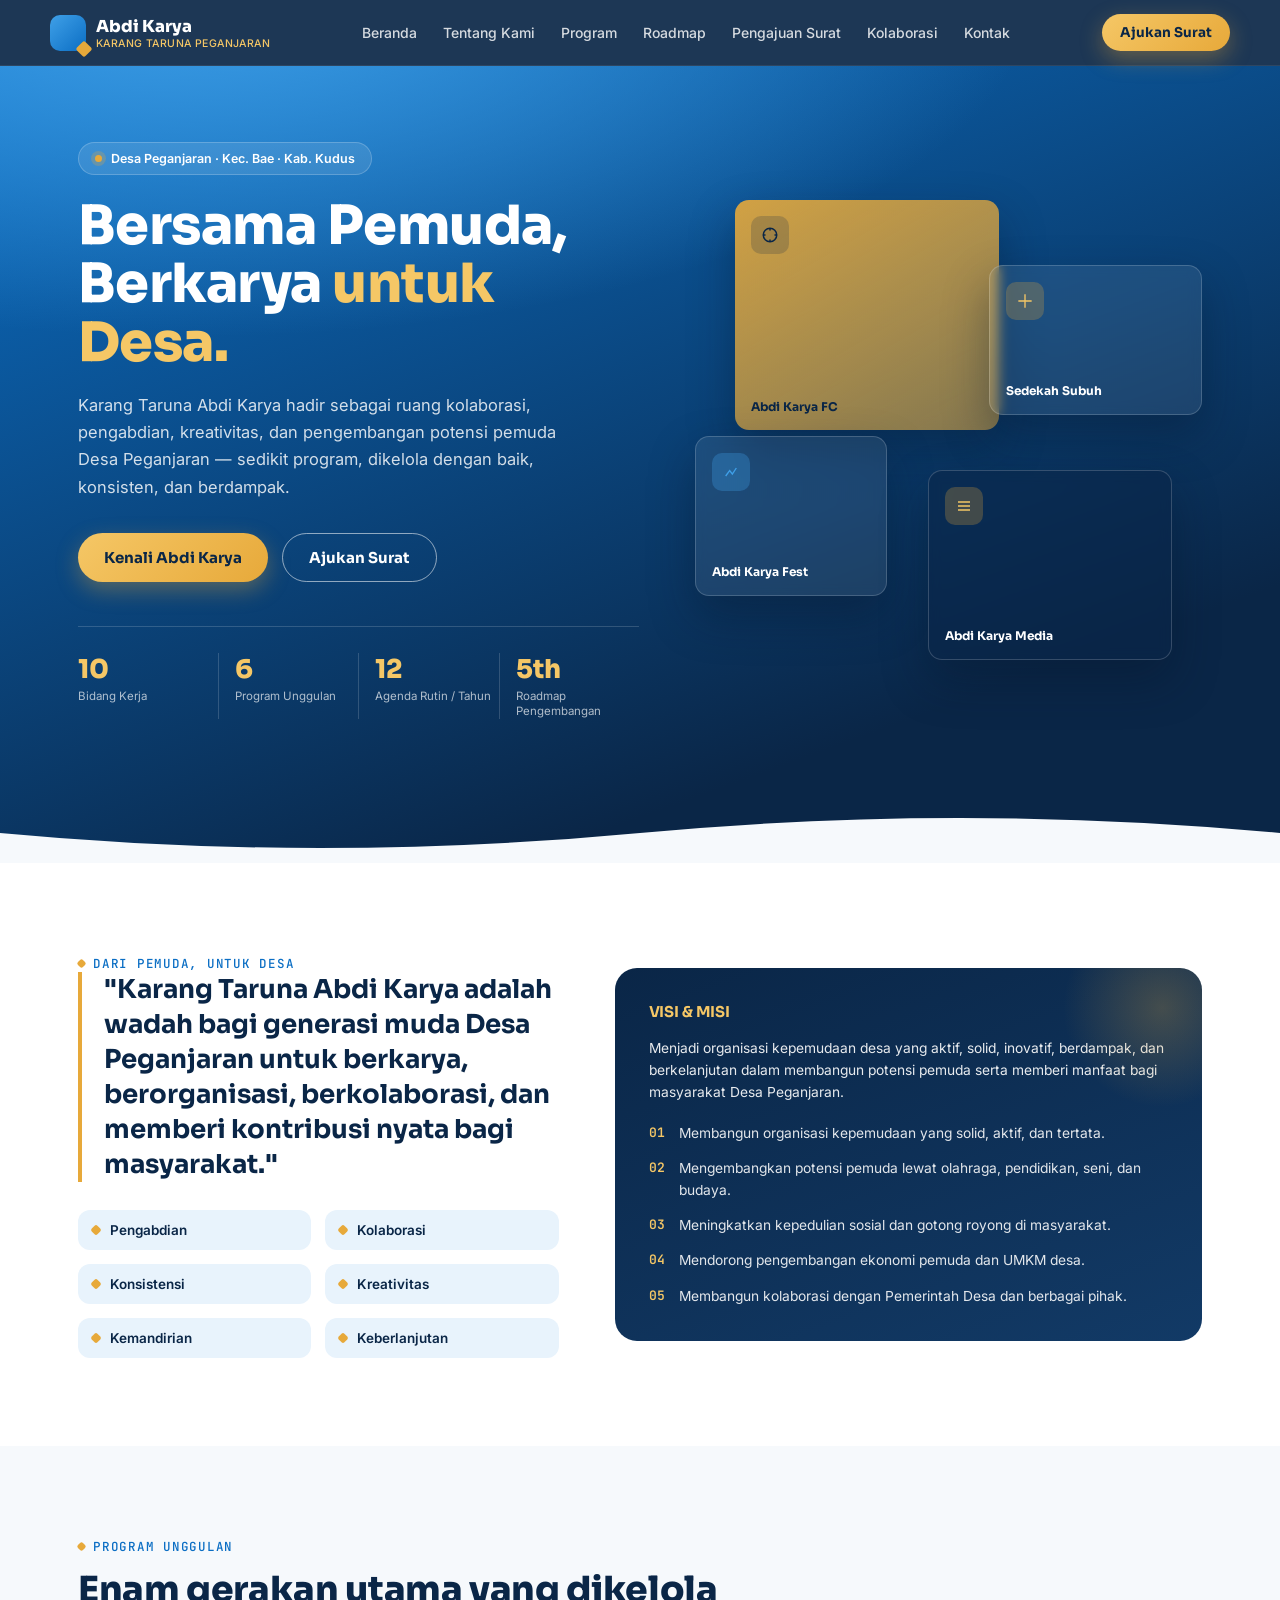
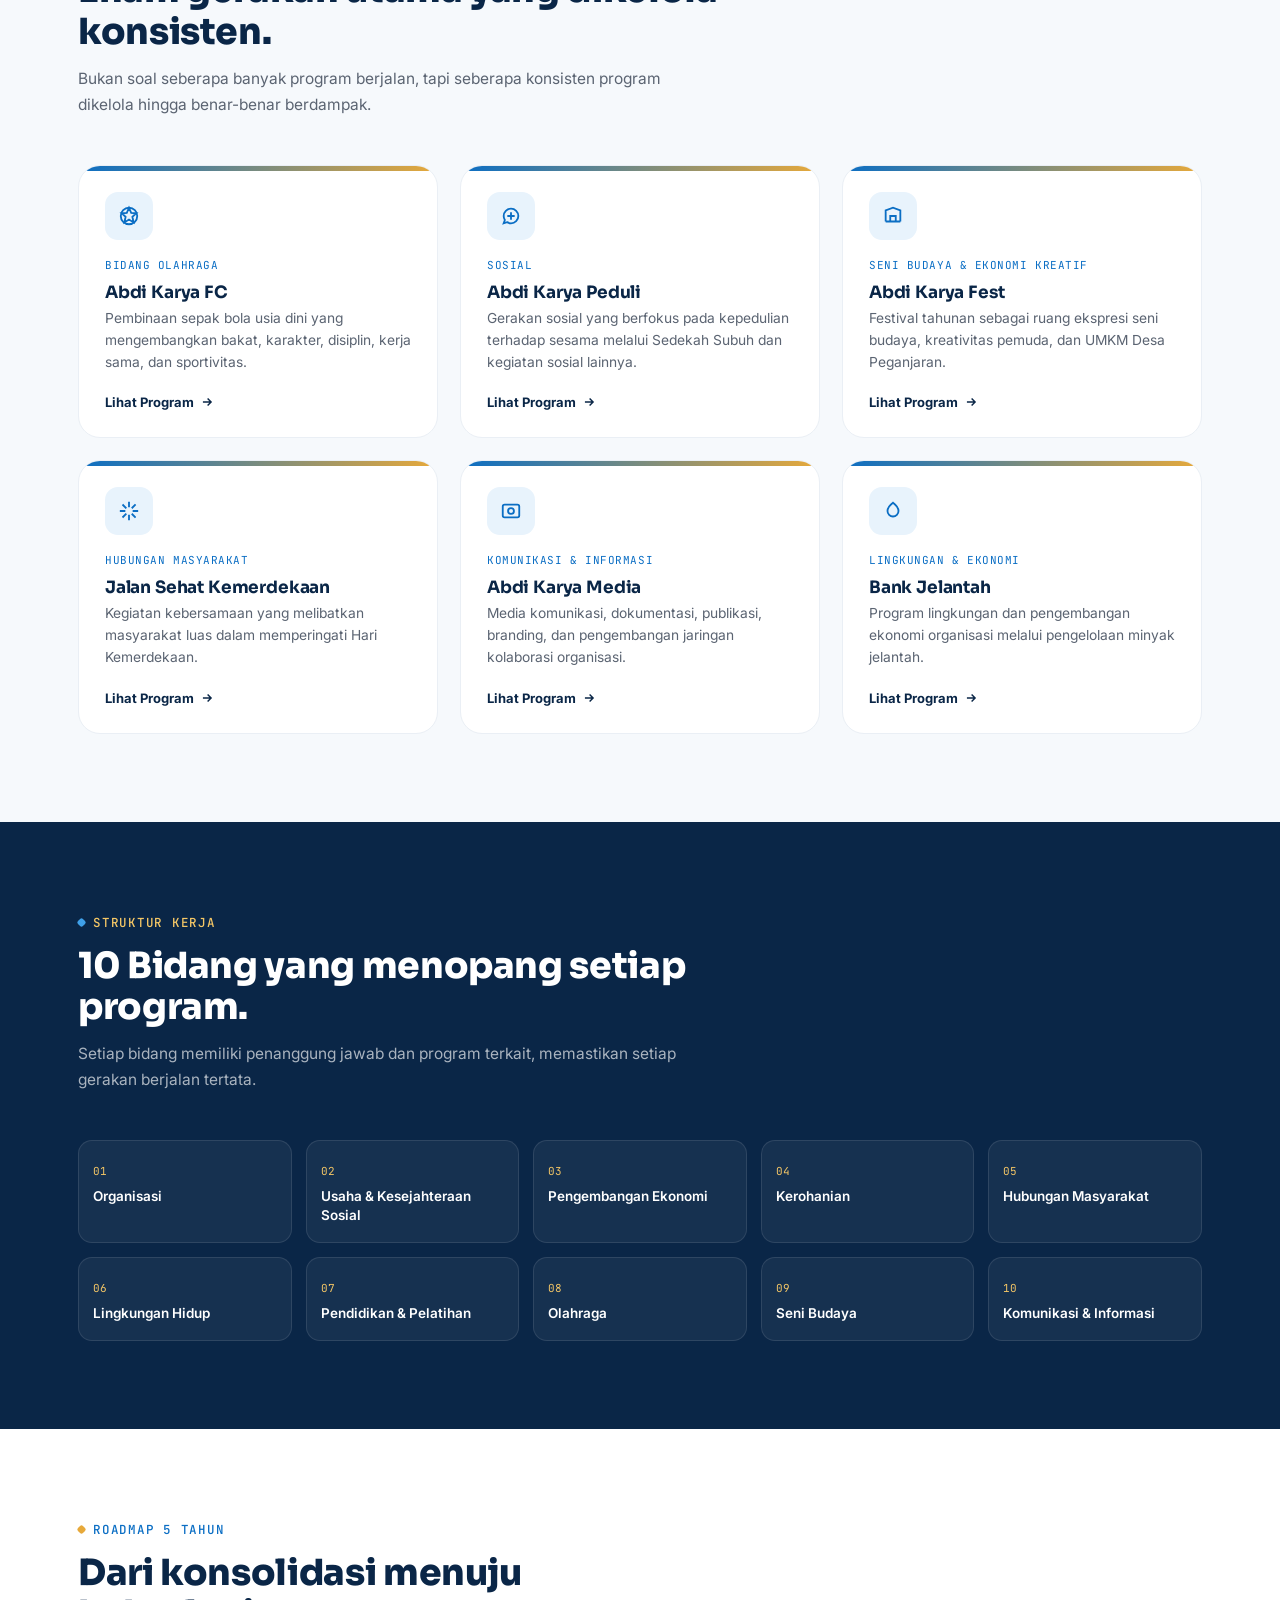
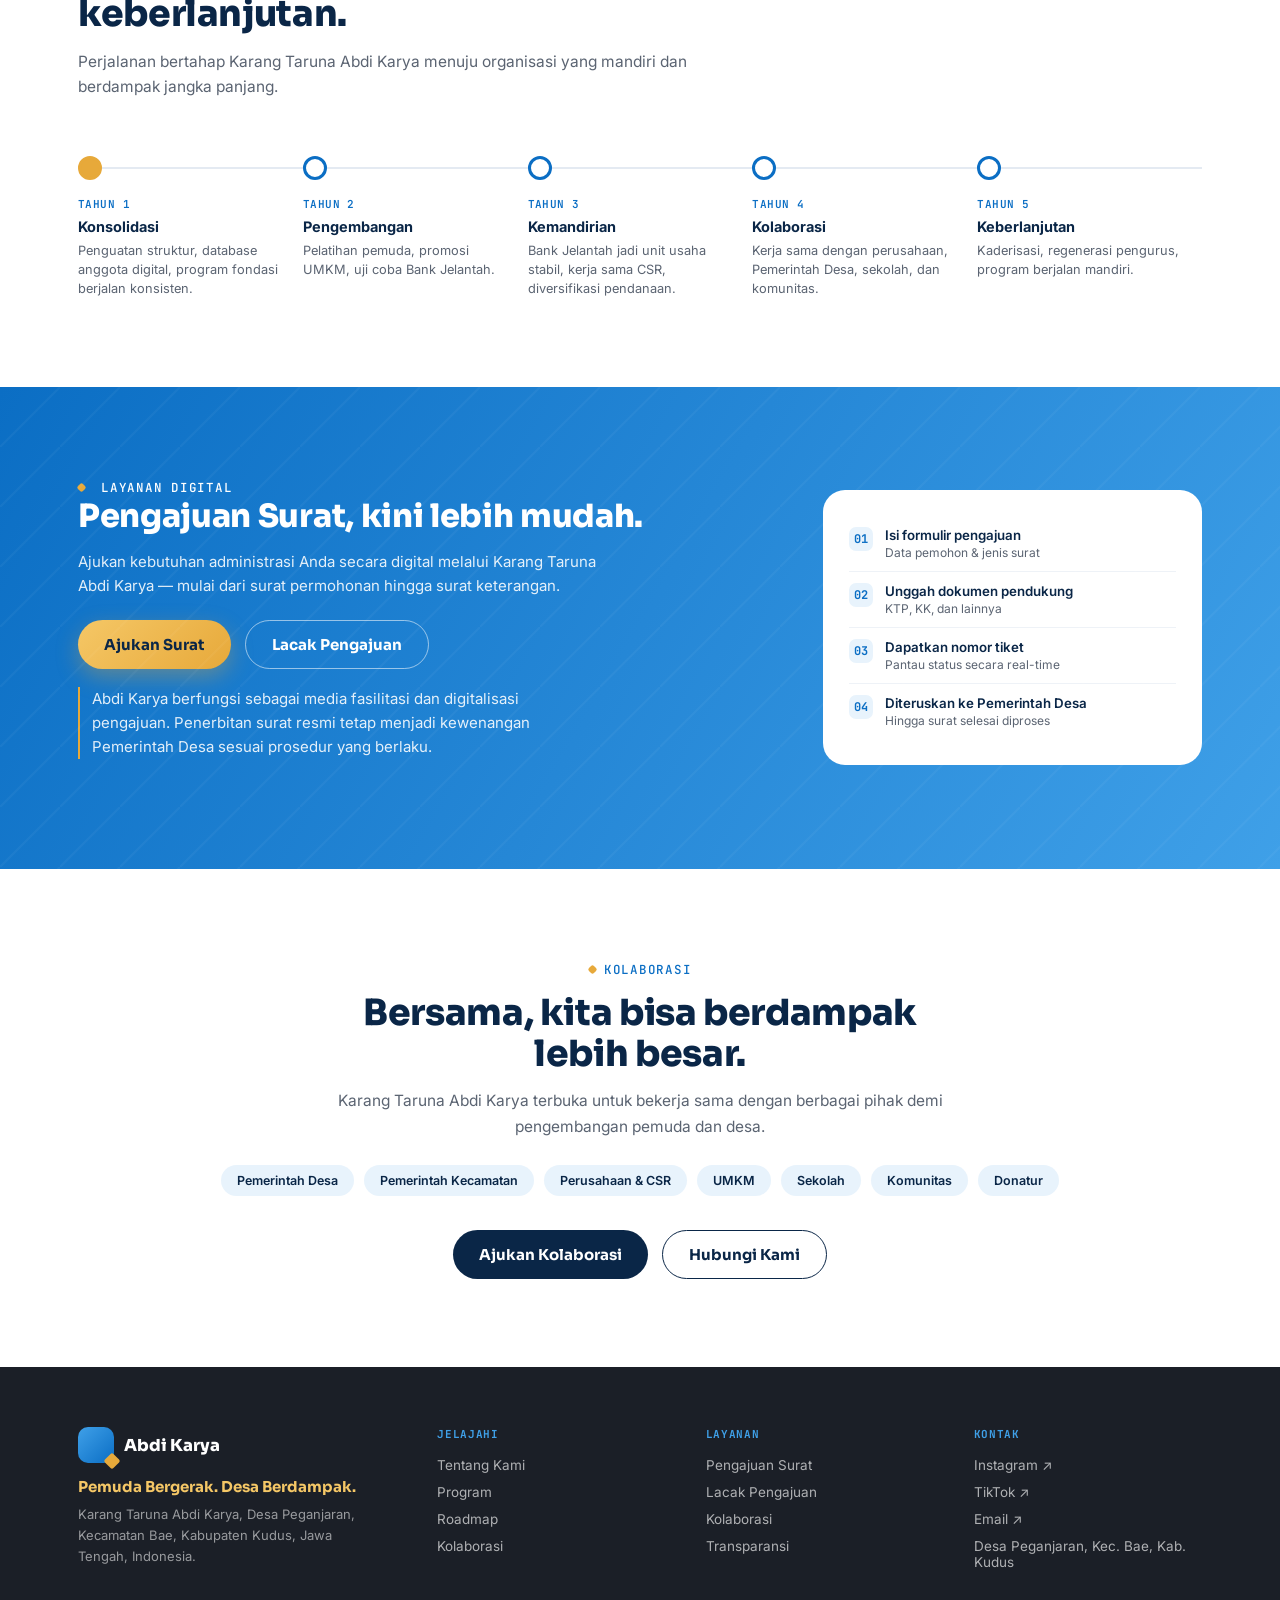
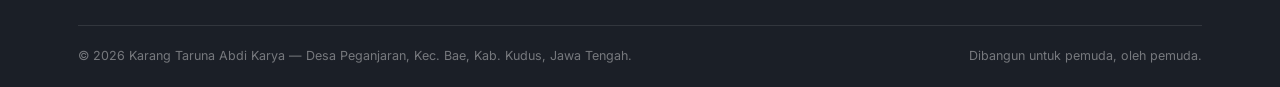
<file: index.html>
<!DOCTYPE html>
<html lang="id">
<head>
<meta charset="UTF-8">
<meta name="viewport" content="width=device-width, initial-scale=1.0">
<title>Karang Taruna Abdi Karya — Pemuda Bergerak. Desa Berdampak.</title>
<link rel="preconnect" href="https://fonts.googleapis.com">
<link href="https://fonts.googleapis.com/css2?family=Sora:wght@400;500;600;700;800&family=Inter:wght@400;500;600;700&family=JetBrains+Mono:wght@500&display=swap" rel="stylesheet">
<link rel="stylesheet" href="styles.css">
</head>
<body>

<!-- ===== NAVBAR ===== -->
<nav id="navbar">
  <div class="wrap nav-inner">
    <a class="logo" href="#hero">
      <span class="logo-mark"></span>
      <span>Abdi Karya<small>KARANG TARUNA PEGANJARAN</small></span>
    </a>
    <div class="nav-links">
      <a href="#hero">Beranda</a>
      <a href="#esensi">Tentang Kami</a>
      <a href="#program">Program</a>
      <a href="#roadmap">Roadmap</a>
      <a href="#layanan">Pengajuan Surat</a>
      <a href="#kolaborasi">Kolaborasi</a>
      <a href="#kontak">Kontak</a>
    </div>
    <div class="nav-cta">
      <a href="#layanan" class="btn btn-gold">Ajukan Surat</a>
    </div>
    <button id="navToggle" aria-label="Buka menu">&#9776;</button>
  </div>
</nav>

<!-- ===== HERO ===== -->
<header id="hero">
  <div class="wrap hero-grid">
    <div>
      <div class="hero-badge"><span class="dot"></span> Desa Peganjaran &middot; Kec. Bae &middot; Kab. Kudus</div>
      <h1 class="hero-title">Bersama Pemuda,<br>Berkarya <span class="accent">untuk Desa.</span></h1>
      <p class="hero-sub">Karang Taruna Abdi Karya hadir sebagai ruang kolaborasi, pengabdian, kreativitas, dan pengembangan potensi pemuda Desa Peganjaran — sedikit program, dikelola dengan baik, konsisten, dan berdampak.</p>
      <div class="hero-ctas">
        <a href="#esensi" class="btn btn-gold">Kenali Abdi Karya</a>
        <a href="#layanan" class="btn btn-outline-white">Ajukan Surat</a>
      </div>
      <div class="hero-stats">
        <div class="stat"><div class="num">10</div><div class="label">Bidang Kerja</div></div>
        <div class="stat"><div class="num">6</div><div class="label">Program Unggulan</div></div>
        <div class="stat"><div class="num">12</div><div class="label">Agenda Rutin / Tahun</div></div>
        <div class="stat"><div class="num">5th</div><div class="label">Roadmap Pengembangan</div></div>
      </div>
    </div>
    <div class="hero-visual" aria-hidden="true">
      <div class="hv-card hv-1">
        <div class="hv-icon" style="background:rgba(10,38,71,.2)">
          <svg width="18" height="18" viewBox="0 0 24 24" fill="none" stroke="#0A2647" stroke-width="2"><circle cx="12" cy="12" r="9"/><path d="M12 3v3M12 18v3M3 12h3M18 12h3"/></svg>
        </div>
        <span class="hv-tag" style="color:#0A2647">Abdi Karya FC</span>
      </div>
      <div class="hv-card hv-2">
        <div class="hv-icon" style="background:rgba(231,169,58,.25)">
          <svg width="16" height="16" viewBox="0 0 24 24" fill="none" stroke="#F5C766" stroke-width="2"><path d="M12 2v20M2 12h20"/></svg>
        </div>
        <span class="hv-tag">Sedekah Subuh</span>
      </div>
      <div class="hv-card hv-3">
        <div class="hv-icon" style="background:rgba(63,160,232,.3)">
          <svg width="16" height="16" viewBox="0 0 24 24" fill="none" stroke="#3FA0E8" stroke-width="2"><path d="M4 18l6-8 4 5 6-9"/></svg>
        </div>
        <span class="hv-tag">Abdi Karya Fest</span>
      </div>
      <div class="hv-card hv-4">
        <div class="hv-icon" style="background:rgba(231,169,58,.25)">
          <svg width="16" height="16" viewBox="0 0 24 24" fill="none" stroke="#F5C766" stroke-width="2"><path d="M3 12h18M3 6h18M3 18h18"/></svg>
        </div>
        <span class="hv-tag">Abdi Karya Media</span>
      </div>
    </div>
  </div>
  <svg class="hero-wave" viewBox="0 0 1440 60" preserveAspectRatio="none"><path d="M0 30 Q 360 60 720 30 T 1440 30 V60 H0 Z" fill="#F6F9FC"/></svg>
</header>

<!-- ===== ESENSI / TENTANG ===== -->
<section id="esensi">
  <div class="wrap esensi-grid">
    <div class="reveal">
      <span class="eyebrow">Dari Pemuda, Untuk Desa</span>
      <p class="esensi-quote">"Karang Taruna Abdi Karya adalah wadah bagi generasi muda Desa Peganjaran untuk berkarya, berorganisasi, berkolaborasi, dan memberi kontribusi nyata bagi masyarakat."</p>
      <div class="esensi-values">
        <div class="val-chip"><span class="dot"></span>Pengabdian</div>
        <div class="val-chip"><span class="dot"></span>Kolaborasi</div>
        <div class="val-chip"><span class="dot"></span>Konsistensi</div>
        <div class="val-chip"><span class="dot"></span>Kreativitas</div>
        <div class="val-chip"><span class="dot"></span>Kemandirian</div>
        <div class="val-chip"><span class="dot"></span>Keberlanjutan</div>
      </div>
    </div>
    <div class="esensi-panel reveal">
      <h3>VISI &amp; MISI</h3>
      <p style="font-size:13.8px;line-height:1.6;color:rgba(255,255,255,.9);margin-bottom:20px;">Menjadi organisasi kepemudaan desa yang aktif, solid, inovatif, berdampak, dan berkelanjutan dalam membangun potensi pemuda serta memberi manfaat bagi masyarakat Desa Peganjaran.</p>
      <ol>
        <li>Membangun organisasi kepemudaan yang solid, aktif, dan tertata.</li>
        <li>Mengembangkan potensi pemuda lewat olahraga, pendidikan, seni, dan budaya.</li>
        <li>Meningkatkan kepedulian sosial dan gotong royong di masyarakat.</li>
        <li>Mendorong pengembangan ekonomi pemuda dan UMKM desa.</li>
        <li>Membangun kolaborasi dengan Pemerintah Desa dan berbagai pihak.</li>
      </ol>
    </div>
  </div>
</section>

<!-- ===== PROGRAM UNGGULAN ===== -->
<section id="program">
  <div class="wrap">
    <div class="section-head reveal">
      <span class="eyebrow">Program Unggulan</span>
      <h2>Enam gerakan utama yang dikelola konsisten.</h2>
      <p>Bukan soal seberapa banyak program berjalan, tapi seberapa konsisten program dikelola hingga benar-benar berdampak.</p>
    </div>
    <div class="program-grid">

      <div class="prog-card reveal">
        <div class="prog-icon"><svg width="22" height="22" viewBox="0 0 24 24" fill="none" stroke="#0B6EC4" stroke-width="2"><circle cx="12" cy="12" r="9"/><path d="M12 3l2.4 5.5L20 9l-4.3 3.8L17 19l-5-3.2L7 19l1.3-6.2L4 9l5.6-.5z"/></svg></div>
        <span class="prog-field">Bidang Olahraga</span>
        <h4>Abdi Karya FC</h4>
        <p>Pembinaan sepak bola usia dini yang mengembangkan bakat, karakter, disiplin, kerja sama, dan sportivitas.</p>
        <a class="prog-link" href="#">Lihat Program <svg width="14" height="14" viewBox="0 0 24 24" fill="none" stroke="currentColor" stroke-width="2.5"><path d="M5 12h14M13 6l6 6-6 6"/></svg></a>
      </div>

      <div class="prog-card reveal">
        <div class="prog-icon"><svg width="22" height="22" viewBox="0 0 24 24" fill="none" stroke="#0B6EC4" stroke-width="2"><path d="M20 12c0 4.4-3.6 8-8 8-1.6 0-3-.5-4.3-1.3L4 20l1.3-3.7C4.5 15 4 13.6 4 12c0-4.4 3.6-8 8-8s8 3.6 8 8z"/><path d="M8 12h8M12 8v8"/></svg></div>
        <span class="prog-field">Sosial</span>
        <h4>Abdi Karya Peduli</h4>
        <p>Gerakan sosial yang berfokus pada kepedulian terhadap sesama melalui Sedekah Subuh dan kegiatan sosial lainnya.</p>
        <a class="prog-link" href="#">Lihat Program <svg width="14" height="14" viewBox="0 0 24 24" fill="none" stroke="currentColor" stroke-width="2.5"><path d="M5 12h14M13 6l6 6-6 6"/></svg></a>
      </div>

      <div class="prog-card reveal">
        <div class="prog-icon"><svg width="22" height="22" viewBox="0 0 24 24" fill="none" stroke="#0B6EC4" stroke-width="2"><path d="M4 18V6l8-3 8 3v12M4 18h16M9 18v-6h6v6"/></svg></div>
        <span class="prog-field">Seni Budaya &amp; Ekonomi Kreatif</span>
        <h4>Abdi Karya Fest</h4>
        <p>Festival tahunan sebagai ruang ekspresi seni budaya, kreativitas pemuda, dan UMKM Desa Peganjaran.</p>
        <a class="prog-link" href="#">Lihat Program <svg width="14" height="14" viewBox="0 0 24 24" fill="none" stroke="currentColor" stroke-width="2.5"><path d="M5 12h14M13 6l6 6-6 6"/></svg></a>
      </div>

      <div class="prog-card reveal">
        <div class="prog-icon"><svg width="22" height="22" viewBox="0 0 24 24" fill="none" stroke="#0B6EC4" stroke-width="2"><path d="M12 2v6M12 16v6M4.9 4.9l4.2 4.2M15 15l4.2 4.2M2 12h6M16 12h6M4.9 19.1l4.2-4.2M15 9l4.2-4.2"/></svg></div>
        <span class="prog-field">Hubungan Masyarakat</span>
        <h4>Jalan Sehat Kemerdekaan</h4>
        <p>Kegiatan kebersamaan yang melibatkan masyarakat luas dalam memperingati Hari Kemerdekaan.</p>
        <a class="prog-link" href="#">Lihat Program <svg width="14" height="14" viewBox="0 0 24 24" fill="none" stroke="currentColor" stroke-width="2.5"><path d="M5 12h14M13 6l6 6-6 6"/></svg></a>
      </div>

      <div class="prog-card reveal">
        <div class="prog-icon"><svg width="22" height="22" viewBox="0 0 24 24" fill="none" stroke="#0B6EC4" stroke-width="2"><rect x="3" y="5" width="18" height="14" rx="2"/><circle cx="12" cy="12" r="3.2"/><path d="M17 8h.01"/></svg></div>
        <span class="prog-field">Komunikasi &amp; Informasi</span>
        <h4>Abdi Karya Media</h4>
        <p>Media komunikasi, dokumentasi, publikasi, branding, dan pengembangan jaringan kolaborasi organisasi.</p>
        <a class="prog-link" href="#">Lihat Program <svg width="14" height="14" viewBox="0 0 24 24" fill="none" stroke="currentColor" stroke-width="2.5"><path d="M5 12h14M13 6l6 6-6 6"/></svg></a>
      </div>

      <div class="prog-card reveal">
        <div class="prog-icon"><svg width="22" height="22" viewBox="0 0 24 24" fill="none" stroke="#0B6EC4" stroke-width="2"><path d="M12 3c-4 3-6 6-6 9a6 6 0 0012 0c0-3-2-6-6-9z"/></svg></div>
        <span class="prog-field">Lingkungan &amp; Ekonomi</span>
        <h4>Bank Jelantah</h4>
        <p>Program lingkungan dan pengembangan ekonomi organisasi melalui pengelolaan minyak jelantah.</p>
        <a class="prog-link" href="#">Lihat Program <svg width="14" height="14" viewBox="0 0 24 24" fill="none" stroke="currentColor" stroke-width="2.5"><path d="M5 12h14M13 6l6 6-6 6"/></svg></a>
      </div>

    </div>
  </div>
</section>

<!-- ===== 10 BIDANG KERJA ===== -->
<section id="bidang">
  <div class="wrap">
    <div class="section-head reveal">
      <span class="eyebrow">Struktur Kerja</span>
      <h2>10 Bidang yang menopang setiap program.</h2>
      <p>Setiap bidang memiliki penanggung jawab dan program terkait, memastikan setiap gerakan berjalan tertata.</p>
    </div>
    <div class="bidang-grid">
      <div class="bidang-item reveal"><span class="bidang-num">01</span><h5>Organisasi</h5></div>
      <div class="bidang-item reveal"><span class="bidang-num">02</span><h5>Usaha &amp; Kesejahteraan Sosial</h5></div>
      <div class="bidang-item reveal"><span class="bidang-num">03</span><h5>Pengembangan Ekonomi</h5></div>
      <div class="bidang-item reveal"><span class="bidang-num">04</span><h5>Kerohanian</h5></div>
      <div class="bidang-item reveal"><span class="bidang-num">05</span><h5>Hubungan Masyarakat</h5></div>
      <div class="bidang-item reveal"><span class="bidang-num">06</span><h5>Lingkungan Hidup</h5></div>
      <div class="bidang-item reveal"><span class="bidang-num">07</span><h5>Pendidikan &amp; Pelatihan</h5></div>
      <div class="bidang-item reveal"><span class="bidang-num">08</span><h5>Olahraga</h5></div>
      <div class="bidang-item reveal"><span class="bidang-num">09</span><h5>Seni Budaya</h5></div>
      <div class="bidang-item reveal"><span class="bidang-num">10</span><h5>Komunikasi &amp; Informasi</h5></div>
    </div>
  </div>
</section>

<!-- ===== ROADMAP TEASER ===== -->
<section id="roadmap">
  <div class="wrap">
    <div class="section-head reveal">
      <span class="eyebrow">Roadmap 5 Tahun</span>
      <h2>Dari konsolidasi menuju keberlanjutan.</h2>
      <p>Perjalanan bertahap Karang Taruna Abdi Karya menuju organisasi yang mandiri dan berdampak jangka panjang.</p>
    </div>
    <div class="roadmap-track">
      <div class="rm-step reveal"><div class="rm-dot"></div><span class="rm-year">TAHUN 1</span><h5>Konsolidasi</h5><p>Penguatan struktur, database anggota digital, program fondasi berjalan konsisten.</p></div>
      <div class="rm-step reveal"><div class="rm-dot"></div><span class="rm-year">TAHUN 2</span><h5>Pengembangan</h5><p>Pelatihan pemuda, promosi UMKM, uji coba Bank Jelantah.</p></div>
      <div class="rm-step reveal"><div class="rm-dot"></div><span class="rm-year">TAHUN 3</span><h5>Kemandirian</h5><p>Bank Jelantah jadi unit usaha stabil, kerja sama CSR, diversifikasi pendanaan.</p></div>
      <div class="rm-step reveal"><div class="rm-dot"></div><span class="rm-year">TAHUN 4</span><h5>Kolaborasi</h5><p>Kerja sama dengan perusahaan, Pemerintah Desa, sekolah, dan komunitas.</p></div>
      <div class="rm-step reveal"><div class="rm-dot"></div><span class="rm-year">TAHUN 5</span><h5>Keberlanjutan</h5><p>Kaderisasi, regenerasi pengurus, program berjalan mandiri.</p></div>
    </div>
  </div>
</section>

<!-- ===== LAYANAN SURAT ===== -->
<section id="layanan">
  <div class="wrap layanan-inner">
    <div class="reveal">
      <span class="eyebrow" style="color:#fff"><span style="background:var(--kuning-emas)"></span>Layanan Digital</span>
      <h2>Pengajuan Surat, kini lebih mudah.</h2>
      <p>Ajukan kebutuhan administrasi Anda secara digital melalui Karang Taruna Abdi Karya — mulai dari surat permohonan hingga surat keterangan.</p>
      <div class="hero-ctas" style="margin-bottom:18px;">
        <a href="#" class="btn btn-gold">Ajukan Surat</a>
        <a href="#" class="btn btn-outline-white">Lacak Pengajuan</a>
      </div>
      <p class="layanan-note">Abdi Karya berfungsi sebagai media fasilitasi dan digitalisasi pengajuan. Penerbitan surat resmi tetap menjadi kewenangan Pemerintah Desa sesuai prosedur yang berlaku.</p>
    </div>
    <div class="layanan-card reveal">
      <div class="step"><div class="step-n">01</div><div><div class="step-t">Isi formulir pengajuan</div><div class="step-d">Data pemohon &amp; jenis surat</div></div></div>
      <div class="step"><div class="step-n">02</div><div><div class="step-t">Unggah dokumen pendukung</div><div class="step-d">KTP, KK, dan lainnya</div></div></div>
      <div class="step"><div class="step-n">03</div><div><div class="step-t">Dapatkan nomor tiket</div><div class="step-d">Pantau status secara real-time</div></div></div>
      <div class="step"><div class="step-n">04</div><div><div class="step-t">Diteruskan ke Pemerintah Desa</div><div class="step-d">Hingga surat selesai diproses</div></div></div>
    </div>
  </div>
</section>

<!-- ===== KOLABORASI ===== -->
<section id="kolaborasi">
  <div class="wrap">
    <div class="section-head center reveal">
      <span class="eyebrow">Kolaborasi</span>
      <h2>Bersama, kita bisa berdampak lebih besar.</h2>
      <p>Karang Taruna Abdi Karya terbuka untuk bekerja sama dengan berbagai pihak demi pengembangan pemuda dan desa.</p>
    </div>
    <div class="kolab-partners reveal">
      <span class="kolab-tag">Pemerintah Desa</span>
      <span class="kolab-tag">Pemerintah Kecamatan</span>
      <span class="kolab-tag">Perusahaan &amp; CSR</span>
      <span class="kolab-tag">UMKM</span>
      <span class="kolab-tag">Sekolah</span>
      <span class="kolab-tag">Komunitas</span>
      <span class="kolab-tag">Donatur</span>
    </div>
    <div class="ctas reveal">
      <a href="#" class="btn btn-navy">Ajukan Kolaborasi</a>
      <a href="#kontak" class="btn btn-ghost-navy">Hubungi Kami</a>
    </div>
  </div>
</section>

<!-- ===== FOOTER ===== -->
<footer id="kontak">
  <div class="wrap">
    <div class="foot-grid">
      <div class="foot-brand">
        <a class="logo" href="#hero"><span class="logo-mark"></span><span>Abdi Karya</span></a>
        <div class="foot-tagline">Pemuda Bergerak. Desa Berdampak.</div>
        <p>Karang Taruna Abdi Karya, Desa Peganjaran, Kecamatan Bae, Kabupaten Kudus, Jawa Tengah, Indonesia.</p>
      </div>
      <div class="foot-col">
        <h6>Jelajahi</h6>
        <a href="#esensi">Tentang Kami</a>
        <a href="#program">Program</a>
        <a href="#roadmap">Roadmap</a>
        <a href="#kolaborasi">Kolaborasi</a>
      </div>
      <div class="foot-col">
        <h6>Layanan</h6>
        <a href="#layanan">Pengajuan Surat</a>
        <a href="#layanan">Lacak Pengajuan</a>
        <a href="#kolaborasi">Kolaborasi</a>
        <a href="#">Transparansi</a>
      </div>
      <div class="foot-col">
        <h6>Kontak</h6>
        <a href="https://www.instagram.com/karangtaruna_abdikarya/" target="_blank" rel="noopener">Instagram &#8599;</a>
        <a href="https://www.tiktok.com/@karangtaruna_abdikarya" target="_blank" rel="noopener">TikTok &#8599;</a>
        <a href="mailto:karangtarunaabdikarya25@gmail.com">Email &#8599;</a>
        <a href="#kontak">Desa Peganjaran, Kec. Bae, Kab. Kudus</a>
      </div>
    </div>
    <div class="foot-bottom">
      <span>&copy; 2026 Karang Taruna Abdi Karya — Desa Peganjaran, Kec. Bae, Kab. Kudus, Jawa Tengah.</span>
      <span>Dibangun untuk pemuda, oleh pemuda.</span>
    </div>
  </div>
</footer>

<script>
  // reveal on scroll
  const els = document.querySelectorAll('.reveal');
  const io = new IntersectionObserver((entries)=>{
    entries.forEach(e=>{ if(e.isIntersecting){ e.target.classList.add('in'); io.unobserve(e.target);} });
  }, {threshold:.12});
  els.forEach(el=>io.observe(el));

  // mobile nav toggle
  const toggle = document.getElementById('navToggle');
  const links = document.querySelector('.nav-links');
  toggle.addEventListener('click', ()=>{
    const open = links.style.display === 'flex';
    links.style.display = open ? 'none' : 'flex';
    links.style.cssText += open ? '' : 'position:absolute;top:100%;left:0;right:0;background:#0A2647;flex-direction:column;padding:20px 28px;gap:16px;';
  });
</script>
</body>
</html>
</file>
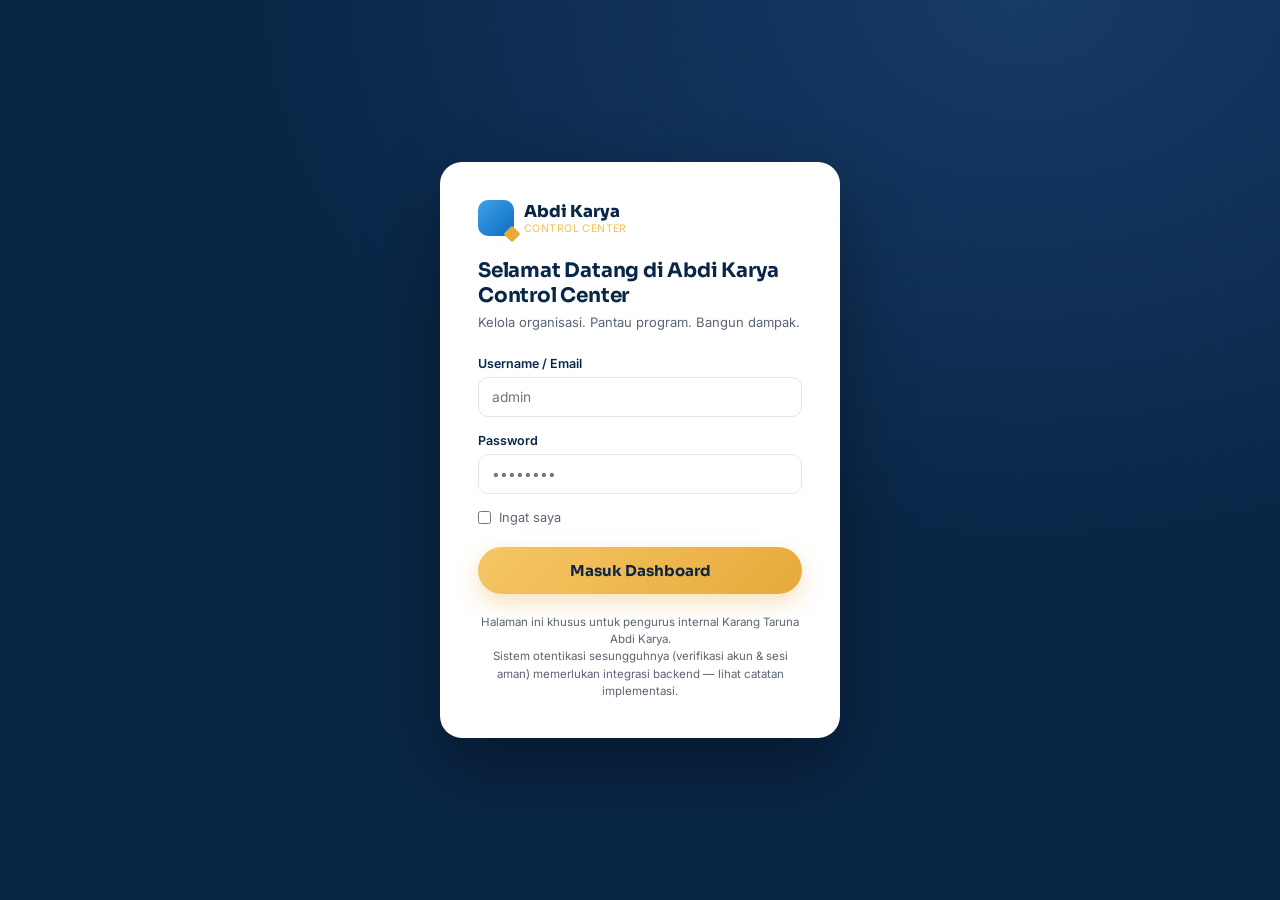
<file: admin-dashboard.html>
<!DOCTYPE html>
<html lang="id">
<head>
<meta charset="UTF-8">
<meta name="viewport" content="width=device-width, initial-scale=1.0">
<title>Dashboard — Abdi Karya Control Center</title>
<meta name="robots" content="noindex, nofollow">
<link rel="preconnect" href="https://fonts.googleapis.com">
<link href="https://fonts.googleapis.com/css2?family=Sora:wght@400;500;600;700;800&family=Inter:wght@400;500;600;700&family=JetBrains+Mono:wght@500&display=swap" rel="stylesheet">
<link rel="stylesheet" href="styles.css">
</head>
<body class="admin-body">
<script>
  // Proteksi sederhana berbasis sessionStorage (lihat catatan di admin-login.html).
  // Kalau flag "ak_auth" tidak ada, anggap belum login -> lempar ke halaman login.
  try {
    if (sessionStorage.getItem('ak_auth') !== 'true') {
      window.location.href = 'admin-login.html';
    }
  } catch (err) {
    // sessionStorage tidak tersedia (mis. preview dalam sandbox/iframe) —
    // proteksi tidak bisa dijalankan di sini. Buka file ini langsung di
    // browser (bukan dari dalam preview) agar proteksi berfungsi.
    console.warn('sessionStorage tidak tersedia:', err);
  }
</script>

<div class="admin-shell">

  <!-- ===== SIDEBAR ===== -->
  <aside class="admin-sidebar">
    <a class="logo" href="admin-dashboard.html">
      <span class="logo-mark"></span>
      <span>Abdi Karya<small>CONTROL CENTER</small></span>
    </a>
    <nav class="admin-nav">
      <a href="admin-dashboard.html" class="active"><svg width="16" height="16" viewBox="0 0 24 24" fill="none" stroke="currentColor" stroke-width="2"><rect x="3" y="3" width="7" height="9" rx="1.5"/><rect x="14" y="3" width="7" height="5" rx="1.5"/><rect x="14" y="12" width="7" height="9" rx="1.5"/><rect x="3" y="16" width="7" height="5" rx="1.5"/></svg>Dashboard</a>
      <a href="#"><svg width="16" height="16" viewBox="0 0 24 24" fill="none" stroke="currentColor" stroke-width="2"><path d="M17 21v-2a4 4 0 00-4-4H7a4 4 0 00-4 4v2"/><circle cx="10" cy="7" r="4"/><path d="M23 21v-2a4 4 0 00-3-3.87M16 3.13a4 4 0 010 7.75"/></svg>Manajemen Anggota</a>
      <a href="#"><svg width="16" height="16" viewBox="0 0 24 24" fill="none" stroke="currentColor" stroke-width="2"><path d="M9 11l3 3L22 4"/><path d="M21 12v7a2 2 0 01-2 2H5a2 2 0 01-2-2V5a2 2 0 012-2h11"/></svg>Manajemen Program</a>
      <a href="#"><svg width="16" height="16" viewBox="0 0 24 24" fill="none" stroke="currentColor" stroke-width="2"><rect x="3" y="4" width="18" height="18" rx="2"/><path d="M16 2v4M8 2v4M3 10h18"/></svg>Kalender Organisasi</a>
      <a href="#"><svg width="16" height="16" viewBox="0 0 24 24" fill="none" stroke="currentColor" stroke-width="2"><path d="M14 2H6a2 2 0 00-2 2v16a2 2 0 002 2h12a2 2 0 002-2V8z"/><path d="M14 2v6h6M9 15h6M9 11h2"/></svg>Pengajuan Surat</a>
      <a href="#"><svg width="16" height="16" viewBox="0 0 24 24" fill="none" stroke="currentColor" stroke-width="2"><rect x="2" y="3" width="20" height="14" rx="2"/><path d="M8 21h8M12 17v4"/></svg>Berita &amp; Dokumentasi</a>
      <a href="#"><svg width="16" height="16" viewBox="0 0 24 24" fill="none" stroke="currentColor" stroke-width="2"><path d="M20.84 4.6a5.5 5.5 0 00-7.78 0L12 5.66l-1.06-1.06a5.5 5.5 0 10-7.78 7.78L12 21.23l8.84-8.85a5.5 5.5 0 000-7.78z"/></svg>Donatur &amp; Mitra</a>
      <a href="#"><svg width="16" height="16" viewBox="0 0 24 24" fill="none" stroke="currentColor" stroke-width="2"><path d="M3 3v18h18"/><path d="M18 17V9M13 17V5M8 17v-4"/></svg>Evaluasi Program</a>
      <a href="#"><svg width="16" height="16" viewBox="0 0 24 24" fill="none" stroke="currentColor" stroke-width="2"><path d="M14 2H6a2 2 0 00-2 2v16a2 2 0 002 2h12a2 2 0 002-2V8z"/><path d="M14 2v6h6M9 13h6M9 17h6"/></svg>Laporan Organisasi</a>
      <a href="#"><svg width="16" height="16" viewBox="0 0 24 24" fill="none" stroke="currentColor" stroke-width="2"><circle cx="12" cy="12" r="3"/><path d="M19.4 15a1.65 1.65 0 00.33 1.82l.06.06a2 2 0 11-2.83 2.83l-.06-.06a1.65 1.65 0 00-1.82-.33 1.65 1.65 0 00-1 1.51V21a2 2 0 01-4 0v-.09A1.65 1.65 0 009 19.4a1.65 1.65 0 00-1.82.33l-.06.06a2 2 0 11-2.83-2.83l.06-.06a1.65 1.65 0 00.33-1.82 1.65 1.65 0 00-1.51-1H3a2 2 0 010-4h.09A1.65 1.65 0 004.6 9a1.65 1.65 0 00-.33-1.82l-.06-.06a2 2 0 112.83-2.83l.06.06a1.65 1.65 0 001.82.33H9a1.65 1.65 0 001-1.51V3a2 2 0 014 0v.09a1.65 1.65 0 001 1.51 1.65 1.65 0 001.82-.33l.06-.06a2 2 0 112.83 2.83l-.06.06a1.65 1.65 0 00-.33 1.82V9a1.65 1.65 0 001.51 1H21a2 2 0 010 4h-.09a1.65 1.65 0 00-1.51 1z"/></svg>Pengaturan</a>
    </nav>
    <div class="admin-sidebar-foot">
      <a href="admin-login.html" id="logoutLink"><svg width="15" height="15" viewBox="0 0 24 24" fill="none" stroke="currentColor" stroke-width="2"><path d="M9 21H5a2 2 0 01-2-2V5a2 2 0 012-2h4"/><path d="M16 17l5-5-5-5M21 12H9"/></svg>Keluar</a>
      <a href="index.html"><svg width="15" height="15" viewBox="0 0 24 24" fill="none" stroke="currentColor" stroke-width="2"><path d="M3 12l9-9 9 9M5 10v10a1 1 0 001 1h4v-6h4v6h4a1 1 0 001-1V10"/></svg>Lihat Situs Publik</a>
    </div>
  </aside>

  <!-- ===== MAIN ===== -->
  <main class="admin-main">
    <div class="admin-topbar">
      <div>
        <h1>Selamat datang, Admin Abdi Karya</h1>
        <div class="sub">Kamis, 23 Juli 2026 &middot; Abdi Karya Control Center</div>
      </div>
      <div class="admin-user">
        <span>Sekretaris Umum</span>
        <div class="admin-avatar">SU</div>
      </div>
    </div>

    <div class="admin-stat-grid">
      <div class="admin-stat-card"><div class="n">24</div><div class="l">Anggota Aktif</div></div>
      <div class="admin-stat-card"><div class="n">8</div><div class="l">Agenda Bulan Ini</div></div>
      <div class="admin-stat-card"><div class="n">10</div><div class="l">Program Aktif</div></div>
      <div class="admin-stat-card"><div class="n">78%</div><div class="l">Realisasi Program</div></div>
      <div class="admin-stat-card"><div class="n">12</div><div class="l">Pengajuan Surat Baru</div></div>
    </div>

    <div class="admin-panel">
      <h3>Pengajuan Surat Terbaru</h3>
      <table class="admin-table">
        <thead>
          <tr><th>No. Tiket</th><th>Pemohon</th><th>Jenis Surat</th><th>Tanggal</th><th>Status</th></tr>
        </thead>
        <tbody>
          <tr><td class="mono">AK-2607-014</td><td>Ahmad Fauzi</td><td>Surat Keterangan Usaha</td><td>21 Jul 2026</td><td><span class="admin-badge info">Sedang Diverifikasi</span></td></tr>
          <tr><td class="mono">AK-2607-013</td><td>Siti Rahma</td><td>Surat Keterangan Domisili</td><td>20 Jul 2026</td><td><span class="admin-badge warn">Diteruskan ke Pemerintah Desa</span></td></tr>
          <tr><td class="mono">AK-2607-012</td><td>Budi Santoso</td><td>Permohonan Bantuan</td><td>19 Jul 2026</td><td><span class="admin-badge ok">Selesai</span></td></tr>
          <tr><td class="mono">AK-2607-011</td><td>Dewi Lestari</td><td>Surat Keterangan Tidak Mampu</td><td>18 Jul 2026</td><td><span class="admin-badge bad">Menunggu Perbaikan Data</span></td></tr>
        </tbody>
      </table>
    </div>

    <div class="admin-panel">
      <h3>Agenda Terdekat</h3>
      <table class="admin-table">
        <thead>
          <tr><th>Kegiatan</th><th>Bidang</th><th>Tanggal</th><th>PJ</th></tr>
        </thead>
        <tbody>
          <tr><td>Sedekah Subuh</td><td>Kerohanian</td><td>27 Jul 2026</td><td>M. Rizki</td></tr>
          <tr><td>Meet Up Karang Taruna</td><td>Organisasi</td><td>30 Jul 2026</td><td>Sekretaris</td></tr>
          <tr><td>Kerja Bakti Rutin</td><td>Lingkungan Hidup</td><td>02 Agu 2026</td><td>A. Nugroho</td></tr>
        </tbody>
      </table>
    </div>

    <p class="admin-login-note" style="text-align:left;max-width:640px;">
      Data pada tabel di atas bersifat contoh (dummy) untuk keperluan tampilan. Untuk implementasi produksi,
      dashboard ini perlu dihubungkan ke backend/API dan basis data agar dapat menyimpan, mengambil,
      dan memperbarui data anggota, program, agenda, dan pengajuan surat secara real-time, lengkap dengan
      sistem otentikasi dan hak akses berbasis peran (super admin, admin organisasi, admin pelayanan, PJ program, viewer).
    </p>
  </main>

</div>

<script>
  document.getElementById('logoutLink').addEventListener('click', function(){
    try { sessionStorage.removeItem('ak_auth'); sessionStorage.removeItem('ak_user'); }
    catch (err) { console.warn('sessionStorage tidak tersedia:', err); }
    // href="admin-login.html" pada elemen ini tetap jalan secara normal setelah ini
  });
</script>
</body>
</html>
</file>
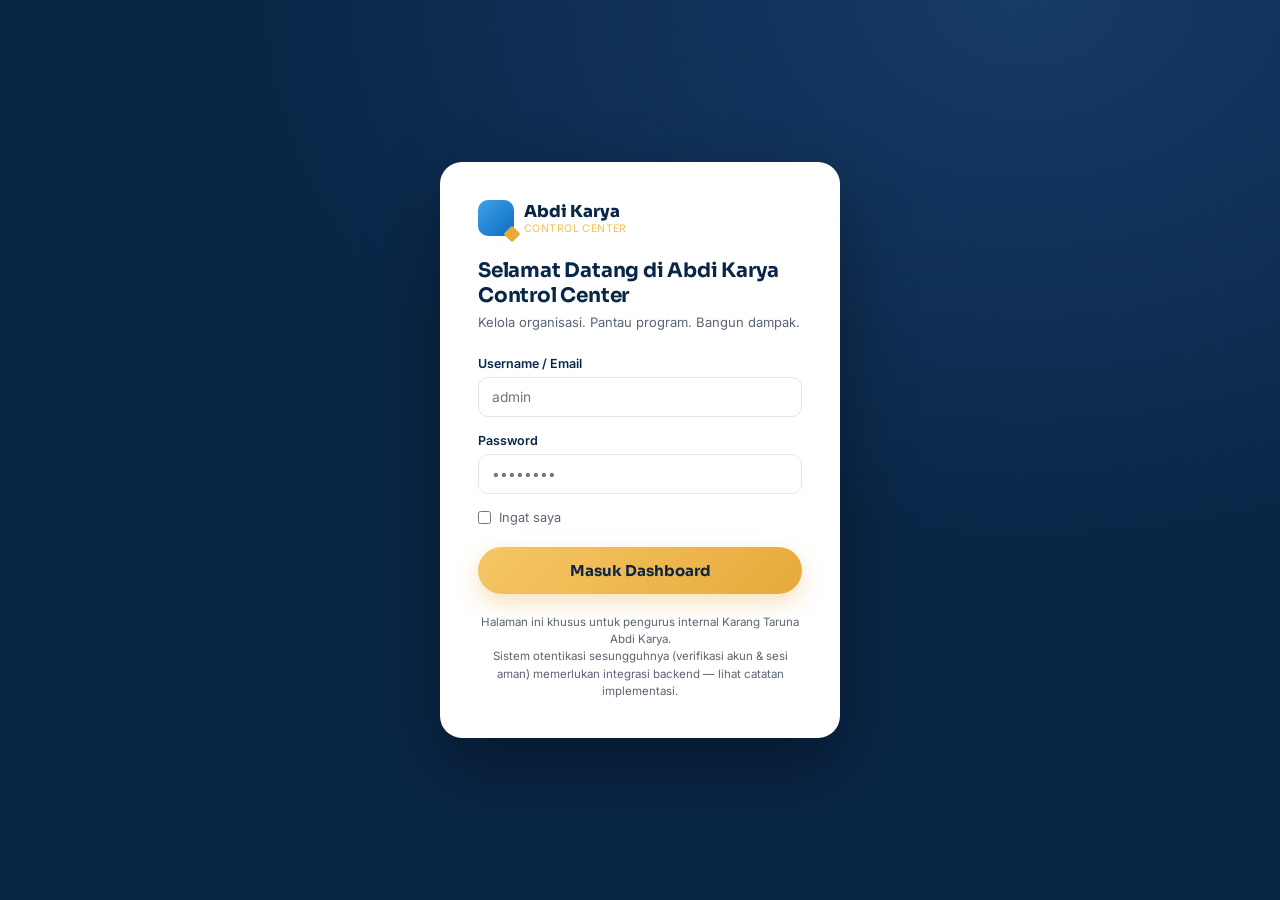
<file: admin-login.html>
<!DOCTYPE html>
<html lang="id">
<head>
<meta charset="UTF-8">
<meta name="viewport" content="width=device-width, initial-scale=1.0">
<title>Login — Abdi Karya Control Center</title>
<meta name="robots" content="noindex, nofollow">
<link rel="preconnect" href="https://fonts.googleapis.com">
<link href="https://fonts.googleapis.com/css2?family=Sora:wght@400;500;600;700;800&family=Inter:wght@400;500;600;700&family=JetBrains+Mono:wght@500&display=swap" rel="stylesheet">
<link rel="stylesheet" href="styles.css">
</head>
<body class="admin-body">

<div class="admin-login-wrap">
  <div class="admin-login-card">
    <a class="logo" href="#">
      <span class="logo-mark"></span>
      <span>Abdi Karya<small>CONTROL CENTER</small></span>
    </a>
    <h2>Selamat Datang di Abdi Karya Control Center</h2>
    <p class="sub">Kelola organisasi. Pantau program. Bangun dampak.</p>

    <form id="loginForm">
      <div class="form-field">
        <label for="username">Username / Email</label>
        <input type="text" id="username" name="username" placeholder="admin" required>
      </div>
      <div class="form-field">
        <label for="password">Password</label>
        <input type="password" id="password" name="password" placeholder="••••••••" required>
      </div>
      <label class="form-remember">
        <input type="checkbox" id="remember" style="width:auto;"> Ingat saya
      </label>
      <p id="loginError" style="display:none;color:#C0392B;font-size:12.5px;font-weight:600;margin-bottom:14px;">Username atau password salah.</p>
      <button type="submit" class="btn btn-gold">Masuk Dashboard</button>
    </form>

    <p class="admin-login-note">
      Halaman ini khusus untuk pengurus internal Karang Taruna Abdi Karya.<br>
      Sistem otentikasi sesungguhnya (verifikasi akun &amp; sesi aman) memerlukan integrasi backend — lihat catatan implementasi.
    </p>
  </div>
</div>

<script>
  // =====================================================================
  // CATATAN PENTING (baca sebelum dipakai produksi):
  // Ini adalah kredensial DEMO yang ditulis langsung di kode (hardcoded).
  // Siapa pun yang membuka "View Page Source" file ini bisa melihat
  // username & password di bawah. JANGAN gunakan untuk situs publik
  // sungguhan / data pengurus asli.
  //
  // Untuk produksi: validasi kredensial, hashing password, dan sesi
  // HARUS dipindahkan ke backend (mis. Node/Express, Laravel, Supabase)
  // dengan endpoint API + cookie/session token yang aman (httpOnly, secure).
  // =====================================================================
  const DEMO_USERNAME = 'admin';
  const DEMO_PASSWORD = 'abdikarya2026';

  document.getElementById('loginForm').addEventListener('submit', function(e){
    e.preventDefault();
    const username = document.getElementById('username').value.trim();
    const password = document.getElementById('password').value;
    const errorEl = document.getElementById('loginError');

    if (username === DEMO_USERNAME && password === DEMO_PASSWORD) {
      try {
        sessionStorage.setItem('ak_auth', 'true');
        sessionStorage.setItem('ak_user', username);
      } catch (err) {
        // sessionStorage tidak tersedia (mis. saat preview di dalam sandbox/iframe).
        // Fitur proteksi otomatis tidak akan aktif; buka file ini langsung di
        // browser (bukan dari dalam preview) agar sessionStorage berfungsi.
        console.warn('sessionStorage tidak tersedia:', err);
      }
      window.location.href = 'admin-dashboard.html';
    } else {
      errorEl.style.display = 'block';
    }
  });
</script>
</body>
</html>
</file>
<file: styles.css>
:root{
    --biru-benhur:#0B6EC4;
    --biru-benhur-light:#3FA0E8;
    --biru-benhur-pale:#E8F3FC;
    --biru-dongker:#0A2647;
    --biru-dongker-2:#123A66;
    --kuning-emas:#E7A93A;
    --kuning-emas-light:#F5C766;
    --putih:#FFFFFF;
    --off-white:#F6F9FC;
    --hitam:#1B1F27;
    --abu:#5B6472;
    --radius-lg:22px;
    --radius-md:14px;
  }
  *{margin:0;padding:0;box-sizing:border-box;}
  html{scroll-behavior:smooth;}
  body{
    font-family:'Inter',sans-serif;
    color:var(--hitam);
    background:var(--off-white);
    -webkit-font-smoothing:antialiased;
  }
  h1,h2,h3,h4{font-family:'Sora',sans-serif;letter-spacing:-0.01em;}
  .mono{font-family:'JetBrains Mono',monospace;}
  img,svg{display:block;max-width:100%;}
  a{text-decoration:none;color:inherit;}
  ul{list-style:none;}
  .wrap{max-width:1180px;margin:0 auto;padding:0 28px;}
  .btn{
    display:inline-flex;align-items:center;gap:8px;
    padding:14px 26px;border-radius:999px;
    font-weight:700;font-size:15px;font-family:'Sora',sans-serif;
    cursor:pointer;border:none;transition:transform .18s ease, box-shadow .18s ease;
    white-space:nowrap;
  }
  .btn:hover{transform:translateY(-2px);}
  .btn-gold{background:linear-gradient(135deg,var(--kuning-emas-light),var(--kuning-emas));color:var(--biru-dongker);box-shadow:0 8px 22px rgba(231,169,58,.35);}
  .btn-gold:hover{box-shadow:0 12px 28px rgba(231,169,58,.45);}
  .btn-outline-white{border:1.5px solid rgba(255,255,255,.55);color:#fff;background:transparent;}
  .btn-outline-white:hover{background:rgba(255,255,255,.12);}
  .btn-navy{background:var(--biru-dongker);color:#fff;}
  .btn-navy:hover{background:var(--biru-dongker-2);}
  .btn-ghost-navy{border:1.5px solid var(--biru-dongker);color:var(--biru-dongker);background:transparent;}
  .btn-ghost-navy:hover{background:var(--biru-dongker);color:#fff;}

  .eyebrow{
    display:inline-flex;align-items:center;gap:8px;
    font-family:'JetBrains Mono',monospace;font-size:12.5px;font-weight:500;
    letter-spacing:.06em;text-transform:uppercase;
    color:var(--biru-benhur);
  }
  .eyebrow::before{content:"";width:7px;height:7px;border-radius:2px;background:var(--kuning-emas);display:inline-block;transform:rotate(45deg);}

  /* ===== NAVBAR ===== */
  #navbar{
    position:sticky;top:0;z-index:100;
    background:rgba(10,38,71,.92);
    backdrop-filter:blur(10px);
    border-bottom:1px solid rgba(255,255,255,.08);
    transition:padding .25s ease;
  }
  .nav-inner{display:flex;align-items:center;justify-content:space-between;padding:14px 0;}
  .logo{display:flex;align-items:center;gap:10px;color:#fff;font-family:'Sora',sans-serif;font-weight:800;font-size:16.5px;}
  .logo-mark{width:36px;height:36px;border-radius:10px;background:linear-gradient(135deg,var(--biru-benhur-light),var(--biru-benhur));display:flex;align-items:center;justify-content:center;position:relative;flex-shrink:0;}
  .logo-mark::after{content:"";position:absolute;width:12px;height:12px;background:var(--kuning-emas);transform:rotate(45deg);border-radius:2px;bottom:-4px;right:-4px;}
  .logo small{display:block;font-family:'Inter',sans-serif;font-weight:500;font-size:10.5px;color:var(--kuning-emas-light);letter-spacing:.04em;}
  .nav-links{display:flex;align-items:center;gap:26px;}
  .nav-links a{color:rgba(255,255,255,.82);font-size:14px;font-weight:500;position:relative;padding:6px 0;}
  .nav-links a:hover{color:#fff;}
  .nav-links a::after{content:"";position:absolute;left:0;bottom:0;width:0;height:2px;background:var(--kuning-emas);transition:width .2s ease;}
  .nav-links a:hover::after{width:100%;}
  .nav-cta{display:flex;align-items:center;gap:12px;}
  .nav-cta .btn{padding:10px 18px;font-size:13.5px;}
  #navToggle{display:none;background:none;border:none;color:#fff;font-size:24px;cursor:pointer;}
  @media (max-width:960px){
    .nav-links{display:none;}
    .nav-cta .btn-outline-white{display:none;}
    #navToggle{display:block;}
  }

  /* ===== HERO ===== */
  #hero{
    position:relative;overflow:hidden;
    background:radial-gradient(ellipse 120% 80% at 15% -10%, var(--biru-benhur-light) 0%, transparent 55%),
               linear-gradient(160deg, var(--biru-benhur) 0%, var(--biru-dongker) 78%);
    padding:76px 0 0;
    color:#fff;
  }
  .hero-grid{display:grid;grid-template-columns:1.05fr .95fr;gap:56px;align-items:center;padding-bottom:64px;}
  .hero-badge{
    display:inline-flex;align-items:center;gap:9px;
    background:rgba(255,255,255,.1);border:1px solid rgba(255,255,255,.2);
    padding:8px 16px;border-radius:999px;font-size:12.5px;font-weight:600;
    margin-bottom:22px;
  }
  .hero-badge .dot{width:7px;height:7px;border-radius:50%;background:var(--kuning-emas);box-shadow:0 0 0 4px rgba(231,169,58,.25);}
  h1.hero-title{font-size:clamp(34px,4.6vw,54px);font-weight:800;line-height:1.08;margin-bottom:20px;}
  h1.hero-title .accent{color:var(--kuning-emas-light);}
  .hero-sub{font-size:16.5px;line-height:1.65;color:rgba(255,255,255,.82);max-width:520px;margin-bottom:32px;}
  .hero-ctas{display:flex;gap:14px;flex-wrap:wrap;margin-bottom:44px;}
  .hero-stats{display:grid;grid-template-columns:repeat(4,1fr);gap:0;border-top:1px solid rgba(255,255,255,.16);padding-top:26px;}
  .hero-stats .stat{border-left:1px solid rgba(255,255,255,.16);padding-left:16px;}
  .hero-stats .stat:first-child{border-left:none;padding-left:0;}
  .hero-stats .num{font-family:'Sora',sans-serif;font-weight:800;font-size:26px;color:var(--kuning-emas-light);}
  .hero-stats .label{font-size:11.5px;color:rgba(255,255,255,.68);margin-top:3px;line-height:1.3;}

  .hero-visual{position:relative;height:460px;}
  .hv-card{
    position:absolute;border-radius:var(--radius-md);
    background:rgba(255,255,255,.08);border:1px solid rgba(255,255,255,.18);
    backdrop-filter:blur(6px);
    display:flex;flex-direction:column;justify-content:flex-end;padding:16px;
    box-shadow:0 20px 45px rgba(6,20,40,.35);
  }
  .hv-icon{width:38px;height:38px;border-radius:10px;display:flex;align-items:center;justify-content:center;margin-bottom:auto;}
  .hv-tag{font-size:12px;font-weight:700;font-family:'Sora',sans-serif;}
  .hv-1{top:0;left:8%;width:52%;height:230px;background:linear-gradient(150deg, rgba(231,169,58,.9), rgba(231,169,58,.55));border:none;}
  .hv-1 .hv-icon{background:rgba(10,38,71,.25);}
  .hv-2{top:14%;right:0;width:42%;height:150px;}
  .hv-3{bottom:14%;left:0;width:38%;height:160px;}
  .hv-4{bottom:0;right:6%;width:48%;height:190px;background:rgba(10,38,71,.55);}
  @keyframes floaty{0%,100%{transform:translateY(0)}50%{transform:translateY(-9px)}}
  .hv-2{animation:floaty 5.5s ease-in-out infinite;}
  .hv-3{animation:floaty 6.5s ease-in-out infinite 1s;}
  .hv-4{animation:floaty 6s ease-in-out infinite .4s;}

  .hero-wave{display:block;width:100%;height:60px;margin-top:20px;}

  @media (max-width:900px){
    .hero-grid{grid-template-columns:1fr;padding-bottom:40px;}
    .hero-visual{height:340px;margin-top:10px;}
    .hero-stats{grid-template-columns:repeat(2,1fr);row-gap:20px;}
    .hero-stats .stat:nth-child(3){border-left:none;padding-left:0;}
  }

  /* ===== SECTION SHARED ===== */
  section{padding:88px 0;}
  .section-head{max-width:640px;margin-bottom:48px;}
  .section-head h2{font-size:clamp(26px,3vw,36px);font-weight:800;margin-top:14px;color:var(--biru-dongker);line-height:1.15;}
  .section-head p{color:var(--abu);font-size:15.5px;margin-top:14px;line-height:1.65;}
  .section-head.center{margin-left:auto;margin-right:auto;text-align:center;}

  /* Dari Pemuda Untuk Desa */
  #esensi{background:#fff;}
  .esensi-grid{display:grid;grid-template-columns:.9fr 1.1fr;gap:56px;align-items:center;}
  .esensi-quote{
    font-family:'Sora',sans-serif;font-weight:700;font-size:26px;line-height:1.35;
    color:var(--biru-dongker);border-left:4px solid var(--kuning-emas);padding-left:22px;
  }
  .esensi-values{display:grid;grid-template-columns:1fr 1fr;gap:14px;margin-top:28px;}
  .val-chip{display:flex;align-items:center;gap:10px;background:var(--biru-benhur-pale);padding:12px 14px;border-radius:12px;font-size:13.5px;font-weight:600;color:var(--biru-dongker);}
  .val-chip .dot{width:8px;height:8px;background:var(--kuning-emas);border-radius:2px;transform:rotate(45deg);flex-shrink:0;}
  .esensi-panel{background:linear-gradient(160deg,var(--biru-dongker),var(--biru-dongker-2));border-radius:var(--radius-lg);padding:34px;color:#fff;position:relative;overflow:hidden;}
  .esensi-panel::before{content:"";position:absolute;top:-60px;right:-60px;width:200px;height:200px;border-radius:50%;background:radial-gradient(circle,rgba(231,169,58,.25),transparent 70%);}
  .esensi-panel h3{font-size:15px;color:var(--kuning-emas-light);margin-bottom:16px;font-weight:700;}
  .esensi-panel ol{counter-reset:m;display:flex;flex-direction:column;gap:14px;}
  .esensi-panel li{counter-increment:m;display:flex;gap:14px;font-size:13.8px;line-height:1.55;color:rgba(255,255,255,.88);}
  .esensi-panel li::before{content:counter(m,decimal-leading-zero);font-family:'JetBrains Mono',monospace;color:var(--kuning-emas-light);font-weight:600;font-size:13px;flex-shrink:0;}

  /* Program Unggulan */
  #program{background:var(--off-white);}
  .program-grid{display:grid;grid-template-columns:repeat(3,1fr);gap:22px;}
  .prog-card{
    background:#fff;border-radius:var(--radius-lg);padding:26px;
    border:1px solid #EAEFF5;position:relative;overflow:hidden;
    transition:transform .22s ease, box-shadow .22s ease;
  }
  .prog-card:hover{transform:translateY(-6px);box-shadow:0 22px 40px rgba(10,38,71,.1);}
  .prog-card::before{content:"";position:absolute;top:0;left:0;width:100%;height:5px;background:linear-gradient(90deg,var(--biru-benhur),var(--kuning-emas));}
  .prog-icon{width:48px;height:48px;border-radius:13px;background:var(--biru-benhur-pale);display:flex;align-items:center;justify-content:center;margin-bottom:18px;}
  .prog-card h4{font-size:17px;color:var(--biru-dongker);margin-bottom:4px;}
  .prog-field{font-family:'JetBrains Mono',monospace;font-size:11px;color:var(--biru-benhur);text-transform:uppercase;letter-spacing:.05em;margin-bottom:10px;display:block;}
  .prog-card p{font-size:13.8px;color:var(--abu);line-height:1.6;margin-bottom:18px;}
  .prog-link{font-size:13px;font-weight:700;color:var(--biru-dongker);display:inline-flex;align-items:center;gap:6px;}
  .prog-link svg{transition:transform .2s ease;}
  .prog-card:hover .prog-link svg{transform:translateX(4px);}
  @media (max-width:900px){.program-grid{grid-template-columns:1fr 1fr;}}
  @media (max-width:620px){.program-grid{grid-template-columns:1fr;}}

  /* Bidang Kerja strip */
  #bidang{background:var(--biru-dongker);color:#fff;}
  #bidang .section-head h2{color:#fff;}
  #bidang .section-head p{color:rgba(255,255,255,.65);}
  #bidang .eyebrow{color:var(--kuning-emas-light);}
  #bidang .eyebrow::before{background:var(--biru-benhur-light);}
  .bidang-grid{display:grid;grid-template-columns:repeat(5,1fr);gap:14px;}
  .bidang-item{
    background:rgba(255,255,255,.05);border:1px solid rgba(255,255,255,.1);
    border-radius:14px;padding:18px 14px;text-align:left;transition:background .2s ease;
  }
  .bidang-item:hover{background:rgba(255,255,255,.09);}
  .bidang-num{font-family:'JetBrains Mono',monospace;font-size:11px;color:var(--kuning-emas-light);}
  .bidang-item h5{font-size:13.5px;margin-top:8px;font-weight:600;line-height:1.35;}
  @media (max-width:900px){.bidang-grid{grid-template-columns:repeat(3,1fr);}}
  @media (max-width:560px){.bidang-grid{grid-template-columns:repeat(2,1fr);}}

  /* Roadmap teaser */
  #roadmap{background:#fff;}
  .roadmap-track{position:relative;display:grid;grid-template-columns:repeat(5,1fr);gap:0;margin-top:20px;}
  .roadmap-track::before{content:"";position:absolute;top:19px;left:0;right:0;height:2px;background:#E4EAF2;}
  .rm-step{position:relative;padding-top:44px;padding-right:16px;}
  .rm-dot{position:absolute;top:8px;left:0;width:24px;height:24px;border-radius:50%;background:#fff;border:3px solid var(--biru-benhur);display:flex;align-items:center;justify-content:center;}
  .rm-step:first-child .rm-dot{background:var(--kuning-emas);border-color:var(--kuning-emas);}
  .rm-year{font-family:'JetBrains Mono',monospace;font-size:11px;color:var(--biru-benhur);font-weight:600;letter-spacing:.04em;}
  .rm-step h5{font-size:14.5px;color:var(--biru-dongker);margin:6px 0 6px;}
  .rm-step p{font-size:12.8px;color:var(--abu);line-height:1.5;}
  @media (max-width:900px){
    .roadmap-track{grid-template-columns:1fr;gap:28px;}
    .roadmap-track::before{top:0;bottom:0;left:11px;width:2px;height:auto;right:auto;}
    .rm-step{padding-top:0;padding-left:38px;}
    .rm-dot{top:2px;}
  }

  /* Layanan Surat CTA band */
  #layanan{
    background:linear-gradient(120deg,var(--biru-benhur),var(--biru-benhur-light));
    color:#fff;position:relative;overflow:hidden;
  }
  #layanan::after{content:"";position:absolute;inset:0;background:url("data:image/svg+xml,%3Csvg xmlns='http://www.w3.org/2000/svg' width='60' height='60'%3E%3Cpath d='M0 60L60 0' stroke='rgba(255,255,255,0.08)' stroke-width='2'/%3E%3C/svg%3E");opacity:.5;}
  .layanan-inner{position:relative;display:grid;grid-template-columns:1.3fr .7fr;gap:40px;align-items:center;}
  .layanan-inner h2{font-size:clamp(24px,2.8vw,32px);font-weight:800;margin-bottom:14px;}
  .layanan-inner p{font-size:15px;color:rgba(255,255,255,.88);line-height:1.6;max-width:520px;margin-bottom:22px;}
  .layanan-note{font-size:12.5px;color:rgba(255,255,255,.7);border-left:2px solid var(--kuning-emas);padding-left:12px;max-width:480px;}
  .layanan-card{background:#fff;border-radius:var(--radius-lg);padding:26px;color:var(--hitam);}
  .layanan-card .step{display:flex;gap:12px;align-items:flex-start;padding:11px 0;border-bottom:1px solid #EEF2F7;}
  .layanan-card .step:last-child{border-bottom:none;}
  .layanan-card .step-n{font-family:'JetBrains Mono',monospace;font-weight:700;color:var(--biru-benhur);font-size:12px;background:var(--biru-benhur-pale);width:24px;height:24px;border-radius:7px;display:flex;align-items:center;justify-content:center;flex-shrink:0;}
  .layanan-card .step-t{font-size:13.3px;font-weight:600;color:var(--biru-dongker);}
  .layanan-card .step-d{font-size:12px;color:var(--abu);margin-top:2px;}
  @media (max-width:900px){.layanan-inner{grid-template-columns:1fr;}}

  /* Admin promo */
  #admin-promo{background:radial-gradient(ellipse 100% 100% at 80% 0%, #163B67 0%, var(--biru-dongker) 60%);color:#fff;}
  .ap-grid{display:grid;grid-template-columns:.95fr 1.05fr;gap:56px;align-items:center;}
  .ap-badge{display:inline-flex;align-items:center;gap:8px;background:rgba(231,169,58,.14);border:1px solid rgba(231,169,58,.35);color:var(--kuning-emas-light);padding:7px 14px;border-radius:999px;font-size:12px;font-weight:700;font-family:'JetBrains Mono',monospace;margin-bottom:18px;}
  .ap-grid h2{font-size:clamp(24px,3vw,32px);font-weight:800;line-height:1.2;margin-bottom:14px;}
  .ap-grid > div > p{color:rgba(255,255,255,.7);font-size:14.5px;line-height:1.65;max-width:460px;margin-bottom:26px;}
  .ap-features{display:grid;grid-template-columns:1fr 1fr;gap:11px;margin-bottom:28px;}
  .ap-feat{display:flex;align-items:center;gap:9px;font-size:13.3px;color:rgba(255,255,255,.85);}
  .ap-feat svg{flex-shrink:0;}
  .ap-mock{background:#fff;border-radius:18px;padding:20px;box-shadow:0 30px 60px rgba(0,0,0,.35);}
  .ap-mock-top{display:flex;justify-content:space-between;align-items:center;margin-bottom:18px;}
  .ap-mock-top .t1{font-size:11px;color:var(--abu);font-family:'JetBrains Mono',monospace;}
  .ap-mock-top .t2{font-size:14px;font-weight:700;color:var(--biru-dongker);font-family:'Sora',sans-serif;}
  .ap-stat-grid{display:grid;grid-template-columns:repeat(2,1fr);gap:10px;margin-bottom:14px;}
  .ap-stat{background:var(--off-white);border-radius:12px;padding:13px;}
  .ap-stat .n{font-family:'Sora',sans-serif;font-weight:800;font-size:20px;color:var(--biru-dongker);}
  .ap-stat .l{font-size:10.5px;color:var(--abu);margin-top:2px;}
  .ap-bar-row{display:flex;align-items:center;gap:10px;font-size:11.5px;color:var(--abu);padding:6px 0;}
  .ap-bar{flex:1;height:6px;background:#EDF1F6;border-radius:4px;overflow:hidden;}
  .ap-bar span{display:block;height:100%;background:linear-gradient(90deg,var(--biru-benhur),var(--kuning-emas));border-radius:4px;}
  @media (max-width:900px){.ap-grid{grid-template-columns:1fr;}.ap-features{grid-template-columns:1fr;}}

  /* Kolaborasi + kontak CTA */
  #kolaborasi{background:#fff;text-align:center;}
  #kolaborasi .section-head{margin:0 auto 26px;}
  .kolab-partners{display:flex;flex-wrap:wrap;justify-content:center;gap:10px;margin-bottom:34px;}
  .kolab-tag{font-size:12.5px;font-weight:600;color:var(--biru-dongker);background:var(--biru-benhur-pale);padding:8px 16px;border-radius:999px;}
  #kolaborasi .ctas{display:flex;justify-content:center;gap:14px;flex-wrap:wrap;}

  /* Footer */
  footer{background:var(--hitam);color:rgba(255,255,255,.7);padding:60px 0 24px;}
  .foot-grid{display:grid;grid-template-columns:1.4fr 1fr 1fr 1fr;gap:40px;margin-bottom:44px;}
  .foot-brand .logo{color:#fff;margin-bottom:14px;}
  .foot-tagline{font-family:'Sora',sans-serif;font-weight:700;font-size:15px;color:var(--kuning-emas-light);margin-bottom:8px;}
  .foot-brand p{font-size:13px;line-height:1.6;color:rgba(255,255,255,.55);max-width:280px;}
  .foot-col h6{font-family:'JetBrains Mono',monospace;font-size:11px;letter-spacing:.06em;text-transform:uppercase;color:var(--biru-benhur-light);margin-bottom:16px;}
  .foot-col a{display:block;font-size:13.5px;color:rgba(255,255,255,.65);margin-bottom:11px;}
  .foot-col a:hover{color:#fff;}
  .foot-bottom{border-top:1px solid rgba(255,255,255,.1);padding-top:22px;display:flex;justify-content:space-between;flex-wrap:wrap;gap:10px;font-size:12.5px;color:rgba(255,255,255,.4);}
  @media (max-width:800px){.foot-grid{grid-template-columns:1fr 1fr;}}

  /* Reveal on scroll */
  .reveal{opacity:0;transform:translateY(18px);transition:opacity .6s ease, transform .6s ease;}
  .reveal.in{opacity:1;transform:translateY(0);}

  @media (prefers-reduced-motion:reduce){
    *{animation:none !important;transition:none !important;}
  }
  :focus-visible{outline:2.5px solid var(--kuning-emas);outline-offset:2px;}

  /* ===== ADMIN INTERNAL LAYOUT (Abdi Karya Control Center) ===== */
  body.admin-body{background:var(--off-white);}
  .admin-shell{display:grid;grid-template-columns:250px 1fr;min-height:100vh;}
  .admin-sidebar{
    background:linear-gradient(180deg,var(--biru-dongker),var(--biru-dongker-2));
    color:#fff;padding:24px 18px;position:sticky;top:0;height:100vh;
    display:flex;flex-direction:column;
  }
  .admin-sidebar .logo{color:#fff;margin-bottom:30px;font-size:15px;}
  .admin-nav{display:flex;flex-direction:column;gap:3px;flex:1;}
  .admin-nav a{
    display:flex;align-items:center;gap:11px;padding:10px 12px;border-radius:10px;
    font-size:13.6px;font-weight:500;color:rgba(255,255,255,.72);transition:background .18s ease,color .18s ease;
  }
  .admin-nav a svg{flex-shrink:0;}
  .admin-nav a:hover{background:rgba(255,255,255,.07);color:#fff;}
  .admin-nav a.active{background:rgba(231,169,58,.16);color:var(--kuning-emas-light);font-weight:700;}
  .admin-sidebar-foot{border-top:1px solid rgba(255,255,255,.12);padding-top:14px;margin-top:14px;}
  .admin-sidebar-foot a{display:flex;align-items:center;gap:10px;font-size:13px;color:rgba(255,255,255,.6);padding:8px 12px;}
  .admin-sidebar-foot a:hover{color:#fff;}
  .admin-main{padding:28px 34px 60px;max-width:1180px;}
  .admin-topbar{display:flex;justify-content:space-between;align-items:center;margin-bottom:28px;flex-wrap:wrap;gap:14px;}
  .admin-topbar h1{font-size:22px;color:var(--biru-dongker);font-weight:800;}
  .admin-topbar .sub{font-size:13px;color:var(--abu);margin-top:2px;}
  .admin-user{display:flex;align-items:center;gap:10px;font-size:13px;color:var(--biru-dongker);font-weight:600;}
  .admin-avatar{width:34px;height:34px;border-radius:50%;background:var(--biru-benhur);color:#fff;display:flex;align-items:center;justify-content:center;font-family:'Sora',sans-serif;font-weight:700;font-size:13px;}
  .admin-stat-grid{display:grid;grid-template-columns:repeat(5,1fr);gap:14px;margin-bottom:30px;}
  .admin-stat-card{background:#fff;border-radius:16px;padding:18px;border:1px solid #EAEFF5;}
  .admin-stat-card .n{font-family:'Sora',sans-serif;font-weight:800;font-size:24px;color:var(--biru-dongker);}
  .admin-stat-card .l{font-size:11.5px;color:var(--abu);margin-top:4px;}
  .admin-panel{background:#fff;border-radius:18px;border:1px solid #EAEFF5;padding:22px;margin-bottom:22px;}
  .admin-panel h3{font-size:15px;color:var(--biru-dongker);margin-bottom:16px;}
  .admin-table{width:100%;border-collapse:collapse;font-size:13px;}
  .admin-table th{text-align:left;font-family:'JetBrains Mono',monospace;font-size:10.5px;text-transform:uppercase;letter-spacing:.04em;color:var(--abu);padding:8px 10px;border-bottom:1px solid #EEF2F7;}
  .admin-table td{padding:11px 10px;border-bottom:1px solid #F3F6FA;color:var(--hitam);}
  .admin-badge{display:inline-block;padding:4px 10px;border-radius:999px;font-size:11px;font-weight:700;}
  .admin-badge.warn{background:#FDF1DC;color:#B4740F;}
  .admin-badge.ok{background:#E4F6EA;color:#1B8A45;}
  .admin-badge.info{background:var(--biru-benhur-pale);color:var(--biru-benhur);}
  .admin-badge.bad{background:#FBE7E7;color:#C0392B;}
  @media (max-width:900px){
    .admin-shell{grid-template-columns:1fr;}
    .admin-sidebar{position:relative;height:auto;flex-direction:row;align-items:center;overflow-x:auto;}
    .admin-nav{flex-direction:row;}
    .admin-sidebar-foot{display:none;}
    .admin-stat-grid{grid-template-columns:repeat(2,1fr);}
  }

  /* Admin login page */
  .admin-login-wrap{min-height:100vh;display:flex;align-items:center;justify-content:center;background:radial-gradient(ellipse 100% 100% at 80% 0%, #163B67 0%, var(--biru-dongker) 60%);padding:24px;}
  .admin-login-card{background:#fff;border-radius:var(--radius-lg);padding:38px;max-width:400px;width:100%;box-shadow:0 30px 70px rgba(0,0,0,.35);}
  .admin-login-card .logo{margin-bottom:22px;color:var(--biru-dongker);}
  .admin-login-card h2{font-size:20px;color:var(--biru-dongker);margin-bottom:6px;}
  .admin-login-card .sub{font-size:13px;color:var(--abu);margin-bottom:26px;}
  .form-field{margin-bottom:16px;}
  .form-field label{display:block;font-size:12.5px;font-weight:600;color:var(--biru-dongker);margin-bottom:6px;}
  .form-field input{width:100%;padding:11px 13px;border-radius:10px;border:1.5px solid #E1E7EF;font-size:13.8px;font-family:'Inter',sans-serif;}
  .form-field input:focus{outline:none;border-color:var(--biru-benhur);}
  .form-remember{display:flex;align-items:center;gap:8px;font-size:12.8px;color:var(--abu);margin-bottom:22px;}
  .admin-login-card .btn{width:100%;justify-content:center;}
  .admin-login-note{font-size:11.5px;color:var(--abu);text-align:center;margin-top:20px;line-height:1.5;}
</file>
